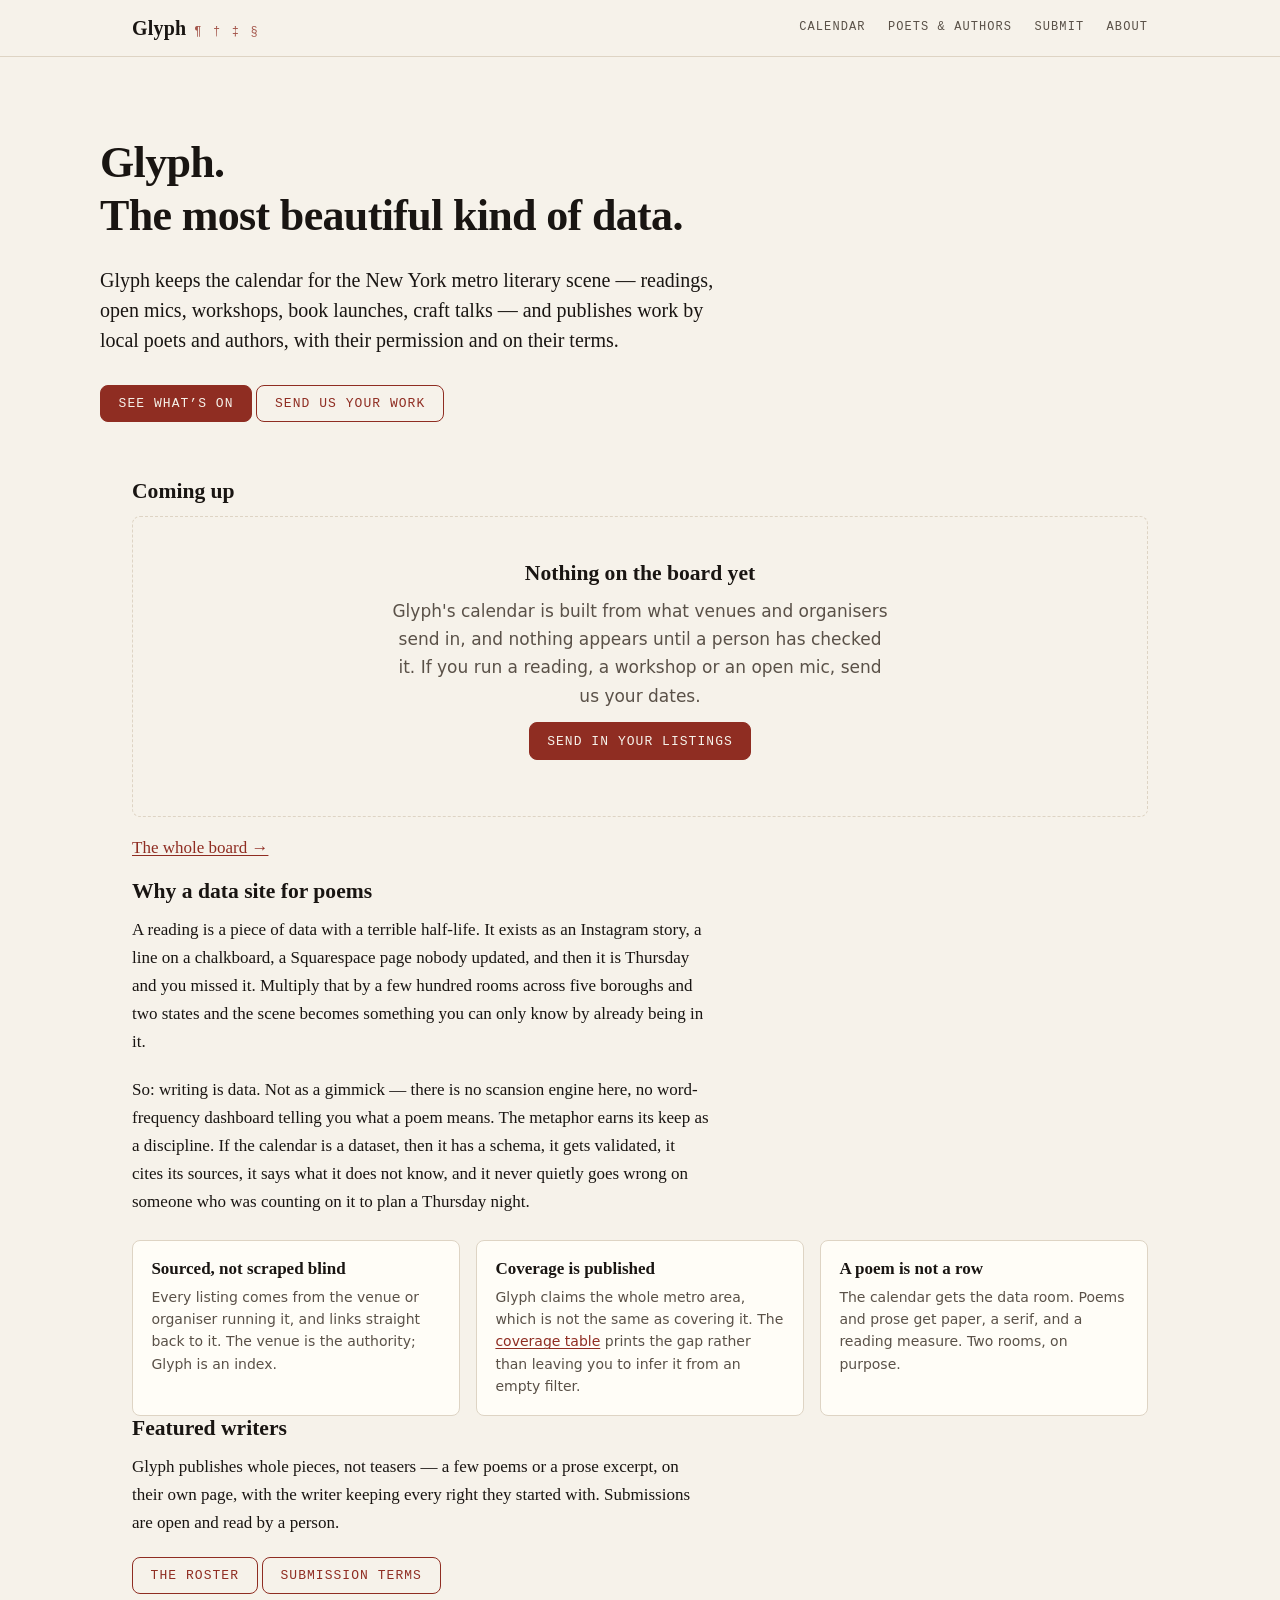
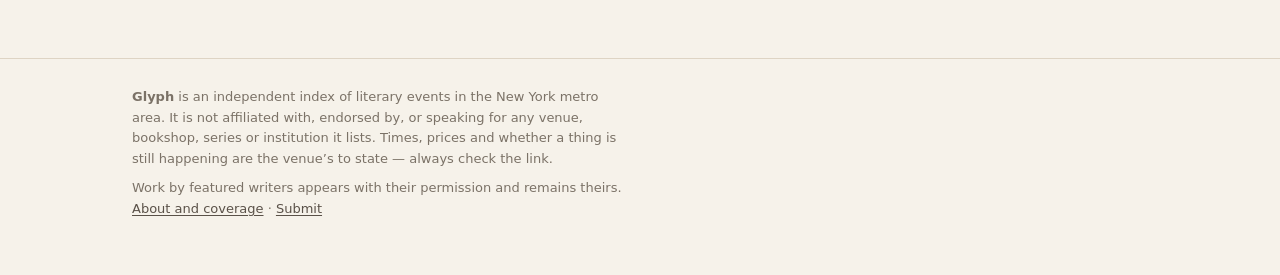
<file: public/index.html>
<!DOCTYPE html>
<html lang="en" data-skin="paper">
<head>
<meta charset="UTF-8">
<meta name="viewport" content="width=device-width, initial-scale=1">
<title>Glyph — The most beautiful kind of data</title>
<meta name="description" content="Glyph. The most beautiful kind of data. A calendar of readings, open mics, workshops, launches and panels across the New York metro area, plus work from local poets and authors published with their permission.">
<meta name="color-scheme" content="light dark">
<link rel="stylesheet" href="assets/css/glyph.css">
</head>
<body>

<header class="top">
  <div class="shell top-inner">
    <a class="wordmark" href="index.html">Glyph<span class="marks">&#182; &#8224; &#8225; &#167;</span></a>
    <nav class="links" aria-label="Main">
      <a href="calendar.html">Calendar</a>
      <a href="poets/index.html">Poets &amp; authors</a>
      <a href="submit.html">Submit</a>
      <a href="about.html">About</a>
    </nav>
  </div>
</header>

<main>

  <section class="shell hero">
    <h1>Glyph.<br>The most beautiful kind of data.</h1>
    <p class="lede">
      Glyph keeps the calendar for the New York metro literary scene — readings,
      open mics, workshops, book launches, craft talks — and publishes work by
      local poets and authors, with their permission and on their terms.
    </p>
    <p>
      <a class="btn" href="calendar.html">See what&rsquo;s on</a>
      <a class="btn btn--ghost" href="submit.html">Send us your work</a>
    </p>
  </section>

  <section class="shell">
    <h2>Coming up</h2>
    <div class="notice" id="sample-banner" hidden>
      <strong>Sample data.</strong> These listings are invented fixtures used for
      design work, not real events. Nobody is reading anywhere on this page.
    </div>
    <div id="upcoming"></div>
    <p><a href="calendar.html">The whole board &rarr;</a></p>
  </section>

  <section class="shell">
    <h2>Why a data site for poems</h2>
    <div class="prose">
      <p>
        A reading is a piece of data with a terrible half-life. It exists as an
        Instagram story, a line on a chalkboard, a Squarespace page nobody
        updated, and then it is Thursday and you missed it. Multiply that by a
        few hundred rooms across five boroughs and two states and the scene
        becomes something you can only know by already being in it.
      </p>
      <p>
        So: writing is data. Not as a gimmick — there is no scansion engine here,
        no word-frequency dashboard telling you what a poem means. The metaphor
        earns its keep as a discipline. If the calendar is a dataset, then it has
        a schema, it gets validated, it cites its sources, it says what it does
        not know, and it never quietly goes wrong on someone who was counting on
        it to plan a Thursday night.
      </p>
    </div>
    <div class="cards" style="margin-top:1.5rem">
      <div class="card">
        <h3>Sourced, not scraped blind</h3>
        <p>
          Every listing comes from the venue or organiser running it, and links
          straight back to it. The venue is the authority; Glyph is an index.
        </p>
      </div>
      <div class="card">
        <h3>Coverage is published</h3>
        <p>
          Glyph claims the whole metro area, which is not the same as covering it.
          The <a href="about.html#coverage">coverage table</a> prints the gap
          rather than leaving you to infer it from an empty filter.
        </p>
      </div>
      <div class="card">
        <h3>A poem is not a row</h3>
        <p>
          The calendar gets the data room. Poems and prose get paper, a serif, and
          a reading measure. Two rooms, on purpose.
        </p>
      </div>
    </div>
  </section>

  <section class="shell">
    <h2>Featured writers</h2>
    <div class="prose">
      <p>
        Glyph publishes whole pieces, not teasers — a few poems or a prose
        excerpt, on their own page, with the writer keeping every right they
        started with. Submissions are open and read by a person.
      </p>
    </div>
    <p>
      <a class="btn btn--ghost" href="poets/index.html">The roster</a>
      <a class="btn btn--ghost" href="submit.html">Submission terms</a>
    </p>
  </section>

</main>

<footer class="colophon">
  <div class="shell">
    <p>
      <strong>Glyph</strong> is an independent index of literary events in the New
      York metro area. It is not affiliated with, endorsed by, or speaking for any
      venue, bookshop, series or institution it lists. Times, prices and whether a
      thing is still happening are the venue&rsquo;s to state — always check the link.
    </p>
    <p>
      Work by featured writers appears with their permission and remains theirs.
      <a href="about.html">About and coverage</a> &middot;
      <a href="submit.html">Submit</a>
    </p>
  </div>
</footer>

<script src="assets/js/glyph.js"></script>
<script>
  Glyph.upcoming({ target: "#upcoming", banner: "#sample-banner", limit: 5 });
</script>
</body>
</html>
</file>
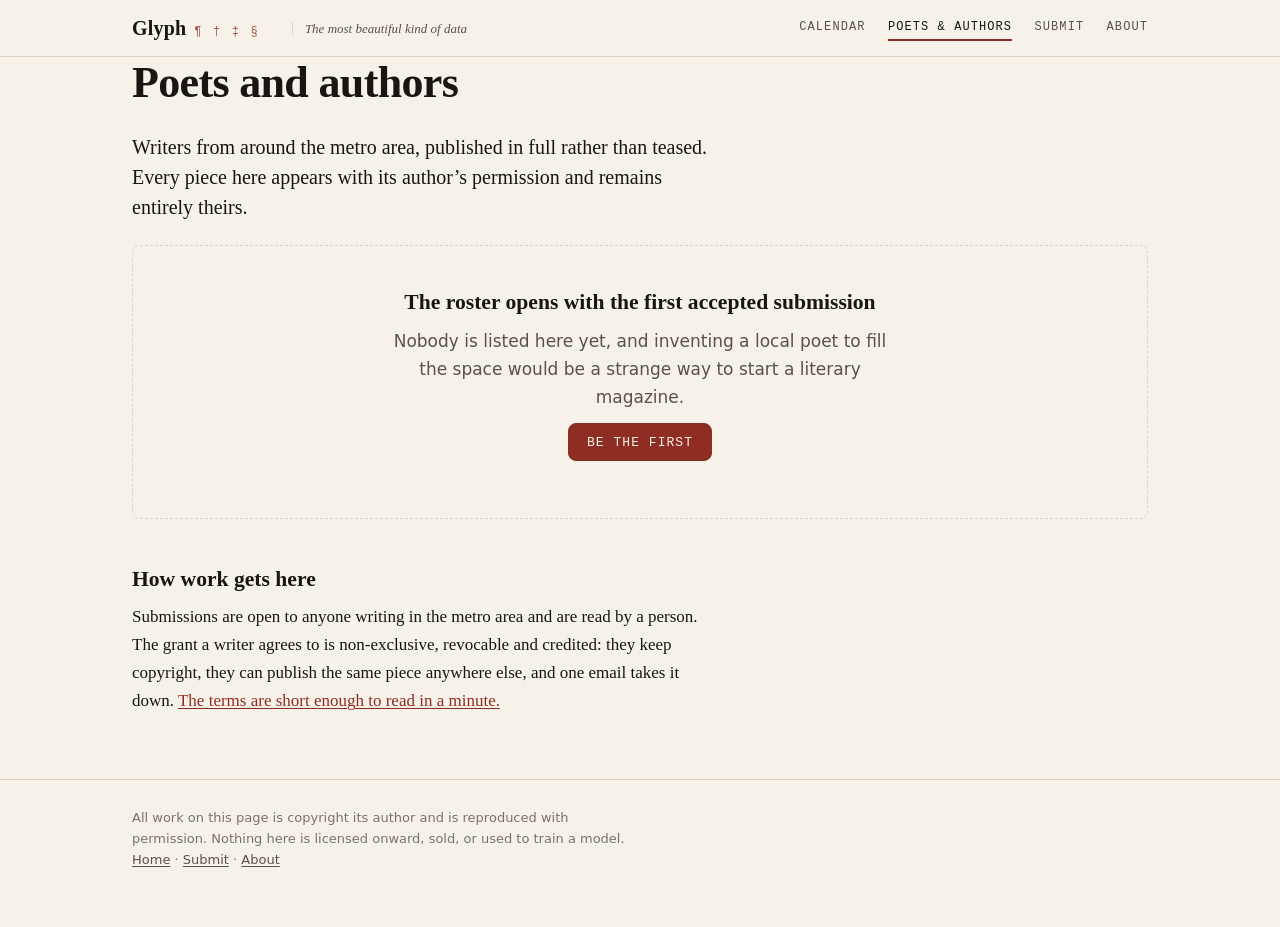
<file: public/poets/index.html>
<!DOCTYPE html>
<html lang="en" data-skin="paper">
<head>
<meta charset="UTF-8">
<meta name="viewport" content="width=device-width, initial-scale=1">
<title>Glyph — Poets and authors</title>
<meta name="description" content="Poems and prose by writers in the New York metro area, published in full with their permission and on their terms.">
<meta name="color-scheme" content="light dark">
<link rel="stylesheet" href="../assets/css/glyph.css">
</head>
<body>

<header class="top">
  <div class="shell top-inner">
    <a class="wordmark" href="../index.html">Glyph<span class="marks">&#182; &#8224; &#8225; &#167;</span></a>
      <span class="tagline">The most beautiful kind of data</span>
    <nav class="links" aria-label="Main">
      <a href="../calendar.html">Calendar</a>
      <a href="index.html" aria-current="page">Poets &amp; authors</a>
      <a href="../submit.html">Submit</a>
      <a href="../about.html">About</a>
    </nav>
  </div>
</header>

<main class="shell">

  <h1>Poets and authors</h1>

  <div class="prose">
    <p class="lede">
      Writers from around the metro area, published in full rather than teased.
      Every piece here appears with its author&rsquo;s permission and remains entirely
      theirs.
    </p>
  </div>

  <div id="roster"></div>

  <div class="prose" style="margin-top:3rem">
    <h2>How work gets here</h2>
    <p>
      Submissions are open to anyone writing in the metro area and are read by a
      person. The grant a writer agrees to is non-exclusive, revocable and
      credited: they keep copyright, they can publish the same piece anywhere
      else, and one email takes it down.
      <a href="../submit.html">The terms are short enough to read in a minute.</a>
    </p>
  </div>

</main>

<footer class="colophon">
  <div class="shell">
    <p>
      All work on this page is copyright its author and is reproduced with
      permission. Nothing here is licensed onward, sold, or used to train a model.
      <a href="../index.html">Home</a> &middot;
      <a href="../submit.html">Submit</a> &middot;
      <a href="../about.html">About</a>
    </p>
  </div>
</footer>

<script>
  (function () {
    "use strict";

    function escapeHtml(value) {
      return String(value == null ? "" : value)
        .replace(/&/g, "&amp;").replace(/</g, "&lt;").replace(/>/g, "&gt;")
        .replace(/"/g, "&quot;").replace(/'/g, "&#39;");
    }

    var KIND = { poet: "Poet", author: "Author", both: "Poet and author" };

    // A piece is rendered inside <pre>: the line breaks a poet sent are the poem,
    // and no amount of responsive layout is worth reflowing them.
    function pieceHtml(piece) {
      var html = '<div class="piece">';
      if (piece.title) html += "<h3>" + escapeHtml(piece.title) + "</h3>";
      html += "<pre>" + escapeHtml(piece.text) + "</pre>";
      var credit = [];
      if (piece.form && piece.form !== "poem") credit.push(escapeHtml(piece.form));
      if (piece.note) credit.push(escapeHtml(piece.note));
      if (credit.length) html += '<p class="credit">' + credit.join(" &middot; ") + "</p>";
      return html + "</div>";
    }

    function writerHtml(writer) {
      var links = writer.links || {};
      var html = '<section class="writer" id="' + escapeHtml(writer.slug) + '">';
      html += "<h2>" + escapeHtml(writer.name) + "</h2>";

      var line = [];
      if (writer.kind && KIND[writer.kind]) line.push(KIND[writer.kind]);
      if (writer.based) line.push(escapeHtml(writer.based));
      if (line.length) html += '<p class="count">' + line.join(" &middot; ") + "</p>";

      if (writer.bio) html += '<div class="prose"><p>' + escapeHtml(writer.bio) + "</p></div>";

      (writer.pieces || []).forEach(function (piece) { html += pieceHtml(piece); });

      var tail = [];
      if (links.site) {
        tail.push('<a href="' + escapeHtml(links.site) +
                  '" target="_blank" rel="noopener noreferrer">Their site</a>');
      }
      if (links.social) {
        tail.push('<a href="' + escapeHtml(links.social) +
                  '" target="_blank" rel="noopener noreferrer">Elsewhere</a>');
      }
      if (links.buy) {
        tail.push('<a href="' + escapeHtml(links.buy) +
                  '" target="_blank" rel="noopener noreferrer">Buy the book</a>');
      }
      (writer.books || []).forEach(function (book) {
        var parts = [escapeHtml(book.title)];
        if (book.publisher) parts.push(escapeHtml(book.publisher));
        if (book.year) parts.push(book.year);
        tail.push(parts.join(", "));
      });
      if (tail.length) html += '<p class="credit">' + tail.join(" &middot; ") + "</p>";

      html += '<p class="credit">&copy; ' + escapeHtml(writer.name) +
              ", published here with permission.</p>";
      return html + "</section><hr>";
    }

    var target = document.getElementById("roster");

    fetch("../data/writers.json", { cache: "no-cache" })
      .then(function (response) {
        if (!response.ok) throw new Error("HTTP " + response.status);
        return response.json();
      })
      .then(function (data) {
        var writers = (data.writers || []).filter(function (writer) {
          return writer && writer.slug && writer.name;
        });
        if (!writers.length) {
          target.innerHTML =
            '<div class="empty"><h2>The roster opens with the first accepted submission</h2>' +
            "<p>Nobody is listed here yet, and inventing a local poet to fill the " +
            "space would be a strange way to start a literary magazine.</p>" +
            '<p><a class="btn" href="../submit.html">Be the first</a></p></div>';
          return;
        }
        target.innerHTML = writers.map(writerHtml).join("");
      })
      .catch(function () {
        target.innerHTML =
          '<div class="empty"><h2>The roster is not readable from here</h2>' +
          "<p>This page reads its writers from a data file, which a browser will " +
          "not fetch when the site is opened straight from disk.</p></div>";
      });
  })();
</script>
</body>
</html>
</file>
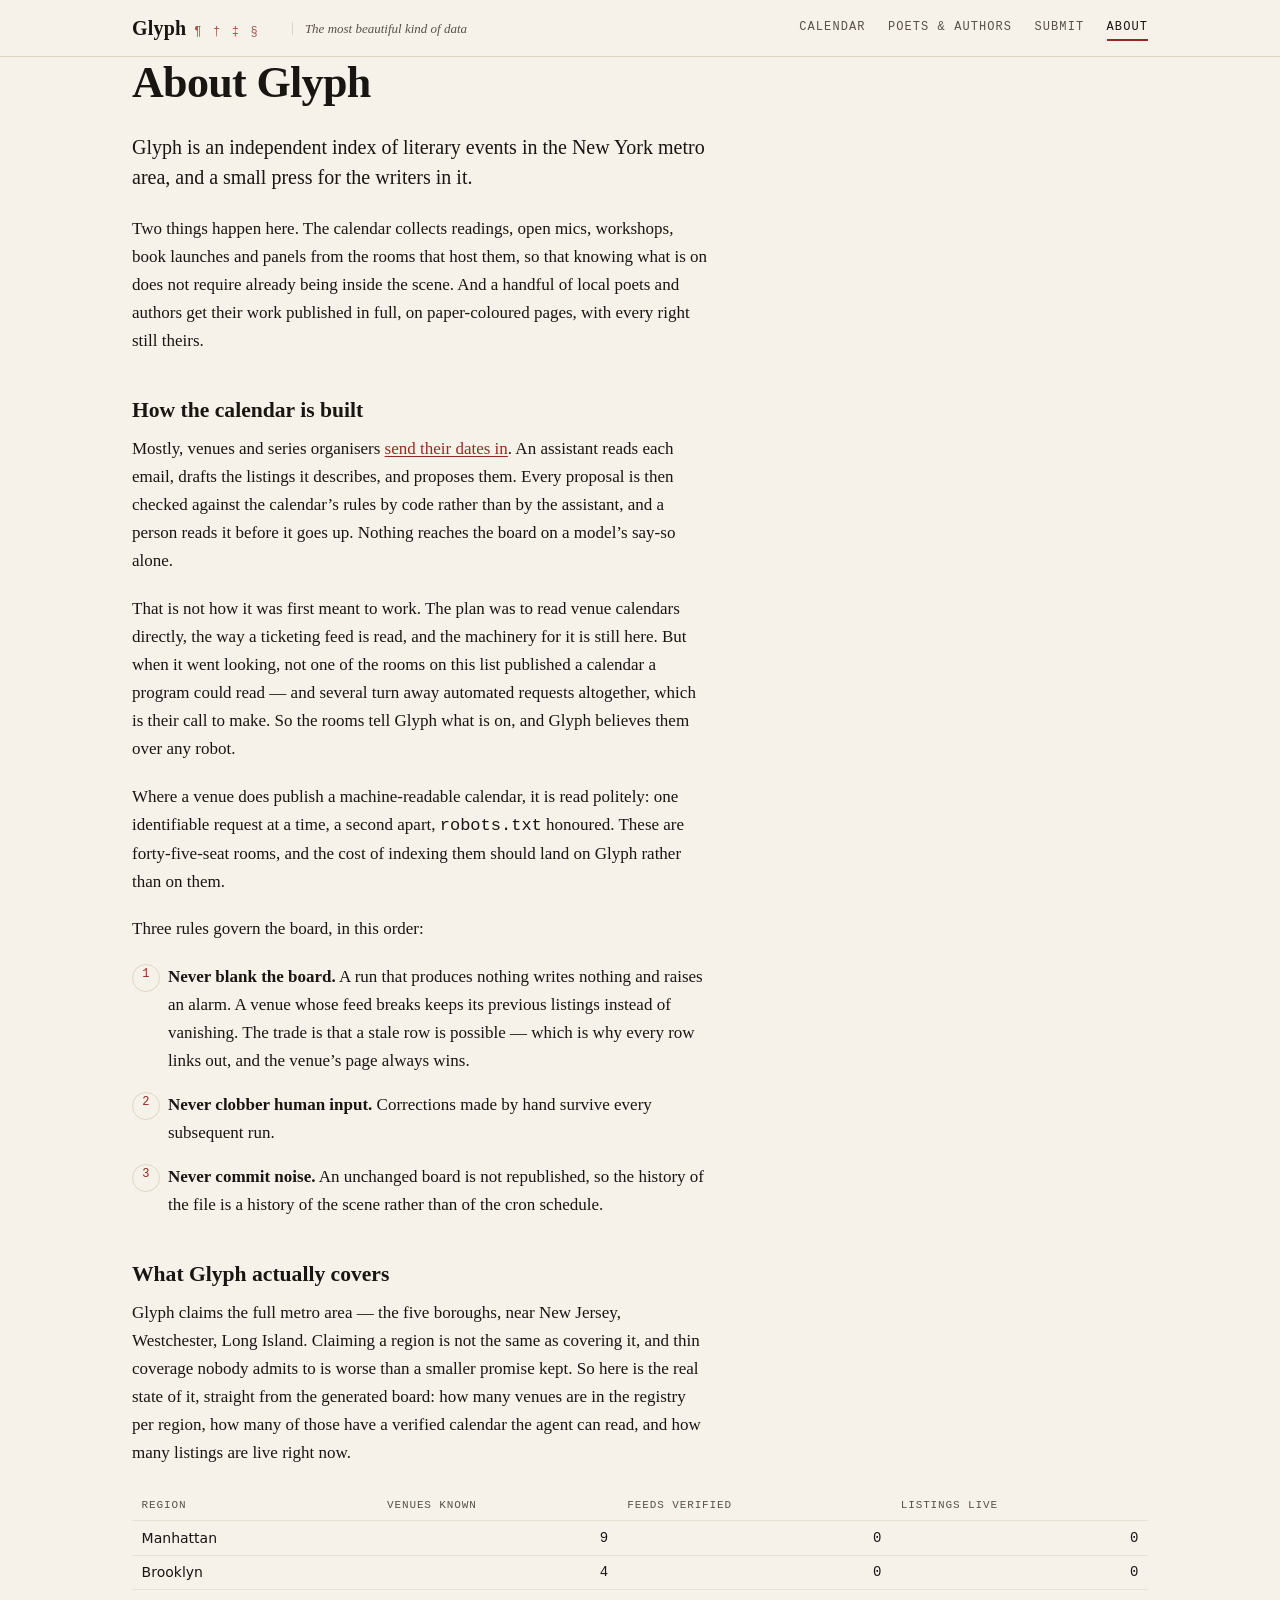
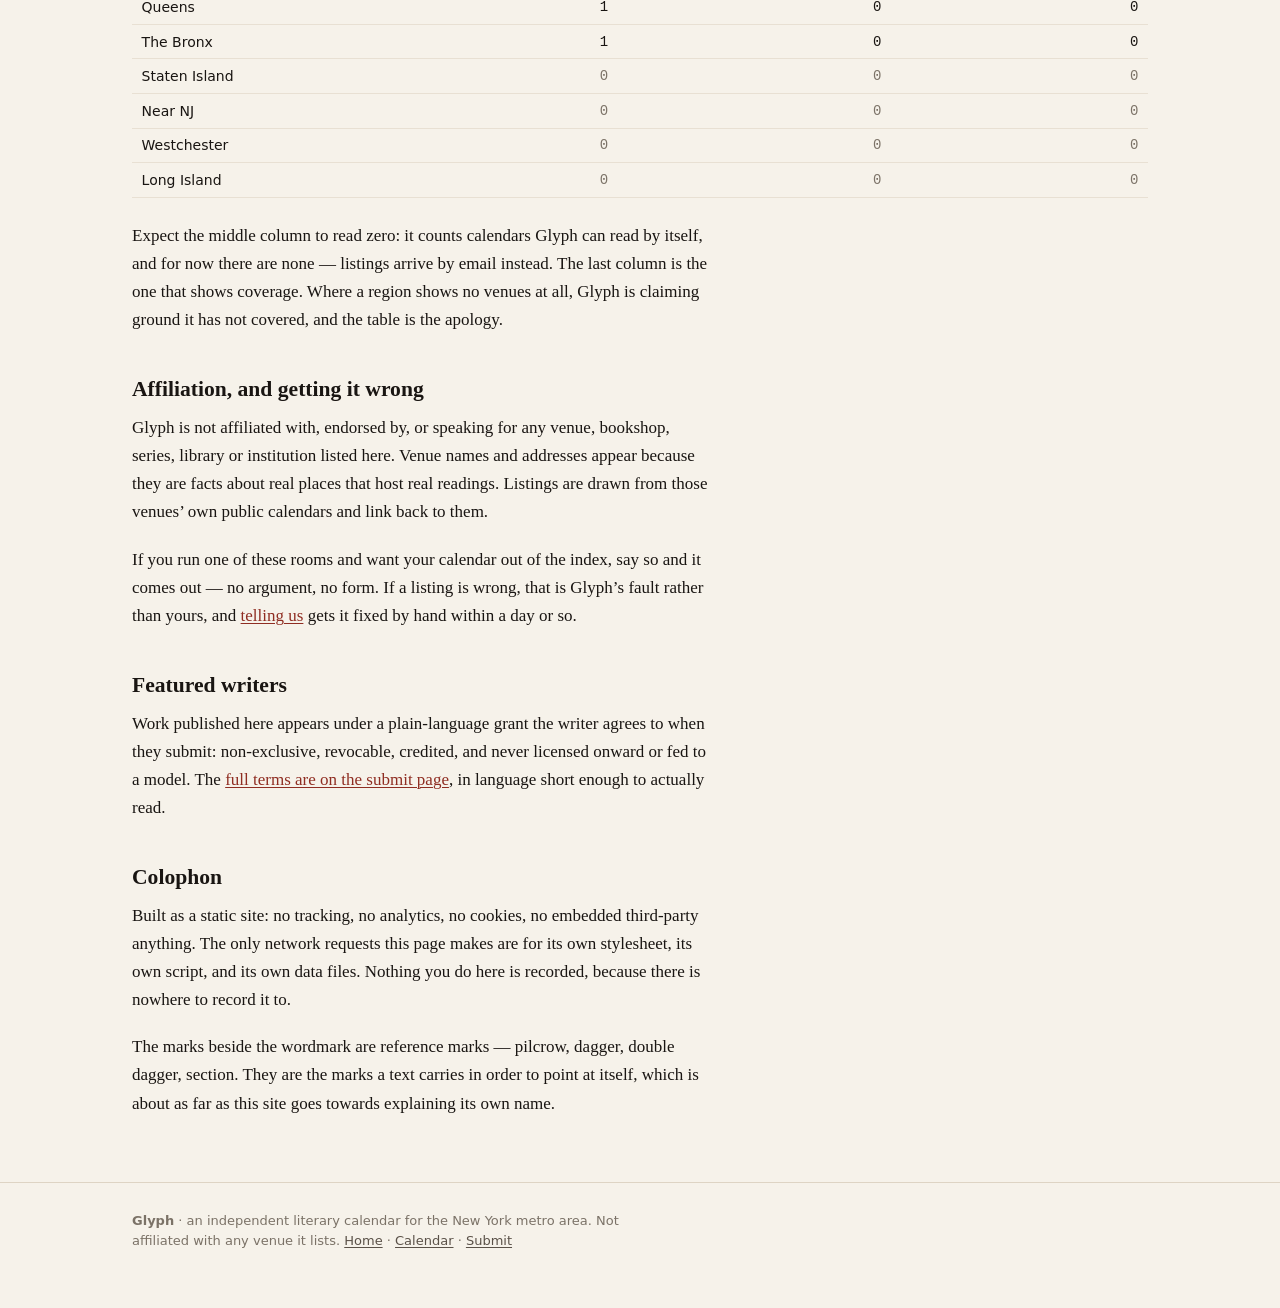
<file: public/about.html>
<!DOCTYPE html>
<html lang="en" data-skin="paper">
<head>
<meta charset="UTF-8">
<meta name="viewport" content="width=device-width, initial-scale=1">
<title>Glyph — About, and what it does not cover</title>
<meta name="description" content="How Glyph builds its calendar, which parts of the New York metro area it actually covers, and what it is not affiliated with.">
<meta name="color-scheme" content="light dark">
<link rel="stylesheet" href="assets/css/glyph.css">
</head>
<body>

<header class="top">
  <div class="shell top-inner">
    <a class="wordmark" href="index.html">Glyph<span class="marks">&#182; &#8224; &#8225; &#167;</span></a>
      <span class="tagline">The most beautiful kind of data</span>
    <nav class="links" aria-label="Main">
      <a href="calendar.html">Calendar</a>
      <a href="poets/index.html">Poets &amp; authors</a>
      <a href="submit.html">Submit</a>
      <a href="about.html" aria-current="page">About</a>
    </nav>
  </div>
</header>

<main class="shell">

  <h1>About Glyph</h1>

  <div class="prose">
    <p class="lede">
      Glyph is an independent index of literary events in the New York metro area,
      and a small press for the writers in it.
    </p>

    <p>
      Two things happen here. The calendar collects readings, open mics,
      workshops, book launches and panels from the rooms that host them, so that
      knowing what is on does not require already being inside the scene. And a
      handful of local poets and authors get their work published in full, on
      paper-coloured pages, with every right still theirs.
    </p>

    <h2>How the calendar is built</h2>
    <p>
      Mostly, venues and series organisers <a href="submit.html#tips">send their
      dates in</a>. An assistant reads each email, drafts the listings it
      describes, and proposes them. Every proposal is then checked against the
      calendar&rsquo;s rules by code rather than by the assistant, and a person reads
      it before it goes up. Nothing reaches the board on a model&rsquo;s say-so alone.
    </p>
    <p>
      That is not how it was first meant to work. The plan was to read venue
      calendars directly, the way a ticketing feed is read, and the machinery for
      it is still here. But when it went looking, not one of the rooms on this list
      published a calendar a program could read — and several turn away automated
      requests altogether, which is their call to make. So the rooms tell Glyph
      what is on, and Glyph believes them over any robot.
    </p>
    <p>
      Where a venue does publish a machine-readable calendar, it is read politely:
      one identifiable request at a time, a second apart, <code>robots.txt</code>
      honoured. These are forty-five-seat rooms, and the cost of indexing them
      should land on Glyph rather than on them.
    </p>
    <p>Three rules govern the board, in this order:</p>
    <ol class="terms">
      <li>
        <strong>Never blank the board.</strong> A run that produces nothing writes
        nothing and raises an alarm. A venue whose feed breaks keeps its previous
        listings instead of vanishing. The trade is that a stale row is possible —
        which is why every row links out, and the venue&rsquo;s page always wins.
      </li>
      <li>
        <strong>Never clobber human input.</strong> Corrections made by hand
        survive every subsequent run.
      </li>
      <li>
        <strong>Never commit noise.</strong> An unchanged board is not
        republished, so the history of the file is a history of the scene rather
        than of the cron schedule.
      </li>
    </ol>

    <h2 id="coverage">What Glyph actually covers</h2>
    <p>
      Glyph claims the full metro area — the five boroughs, near New Jersey,
      Westchester, Long Island. Claiming a region is not the same as covering it,
      and thin coverage nobody admits to is worse than a smaller promise kept. So
      here is the real state of it, straight from the generated board: how many
      venues are in the registry per region, how many of those have a verified
      calendar the agent can read, and how many listings are live right now.
    </p>
  </div>

  <div class="scroll-x" id="coverage-table" style="margin:1.5rem 0"></div>

  <div class="prose">
    <p>
      Expect the middle column to read zero: it counts calendars Glyph can read by
      itself, and for now there are none — listings arrive by email instead. The
      last column is the one that shows coverage. Where a region shows no venues
      at all, Glyph is claiming ground it has not covered, and the table is the
      apology.
    </p>

    <h2>Affiliation, and getting it wrong</h2>
    <p>
      Glyph is not affiliated with, endorsed by, or speaking for any venue,
      bookshop, series, library or institution listed here. Venue names and
      addresses appear because they are facts about real places that host real
      readings. Listings are drawn from those venues&rsquo; own public calendars and
      link back to them.
    </p>
    <p>
      If you run one of these rooms and want your calendar out of the index, say
      so and it comes out — no argument, no form. If a listing is wrong, that is
      Glyph&rsquo;s fault rather than yours, and
      <a href="submit.html#tips">telling us</a> gets it fixed by hand within a day
      or so.
    </p>

    <h2>Featured writers</h2>
    <p>
      Work published here appears under a plain-language grant the writer agrees
      to when they submit: non-exclusive, revocable, credited, and never licensed
      onward or fed to a model. The
      <a href="submit.html">full terms are on the submit page</a>, in language
      short enough to actually read.
    </p>

    <h2>Colophon</h2>
    <p>
      Built as a static site: no tracking, no analytics, no cookies, no embedded
      third-party anything. The only network requests this page makes are for its
      own stylesheet, its own script, and its own data files. Nothing you do here
      is recorded, because there is nowhere to record it to.
    </p>
    <p>
      The marks beside the wordmark are reference marks — pilcrow, dagger, double
      dagger, section. They are the marks a text carries in order to point at
      itself, which is about as far as this site goes towards explaining its own
      name.
    </p>
  </div>

</main>

<footer class="colophon">
  <div class="shell">
    <p>
      <strong>Glyph</strong> &middot; an independent literary calendar for the New
      York metro area. Not affiliated with any venue it lists.
      <a href="index.html">Home</a> &middot;
      <a href="calendar.html">Calendar</a> &middot;
      <a href="submit.html">Submit</a>
    </p>
  </div>
</footer>

<script src="assets/js/glyph.js"></script>
<script>
  Glyph.coverage({ target: "#coverage-table" });
</script>
</body>
</html>
</file>
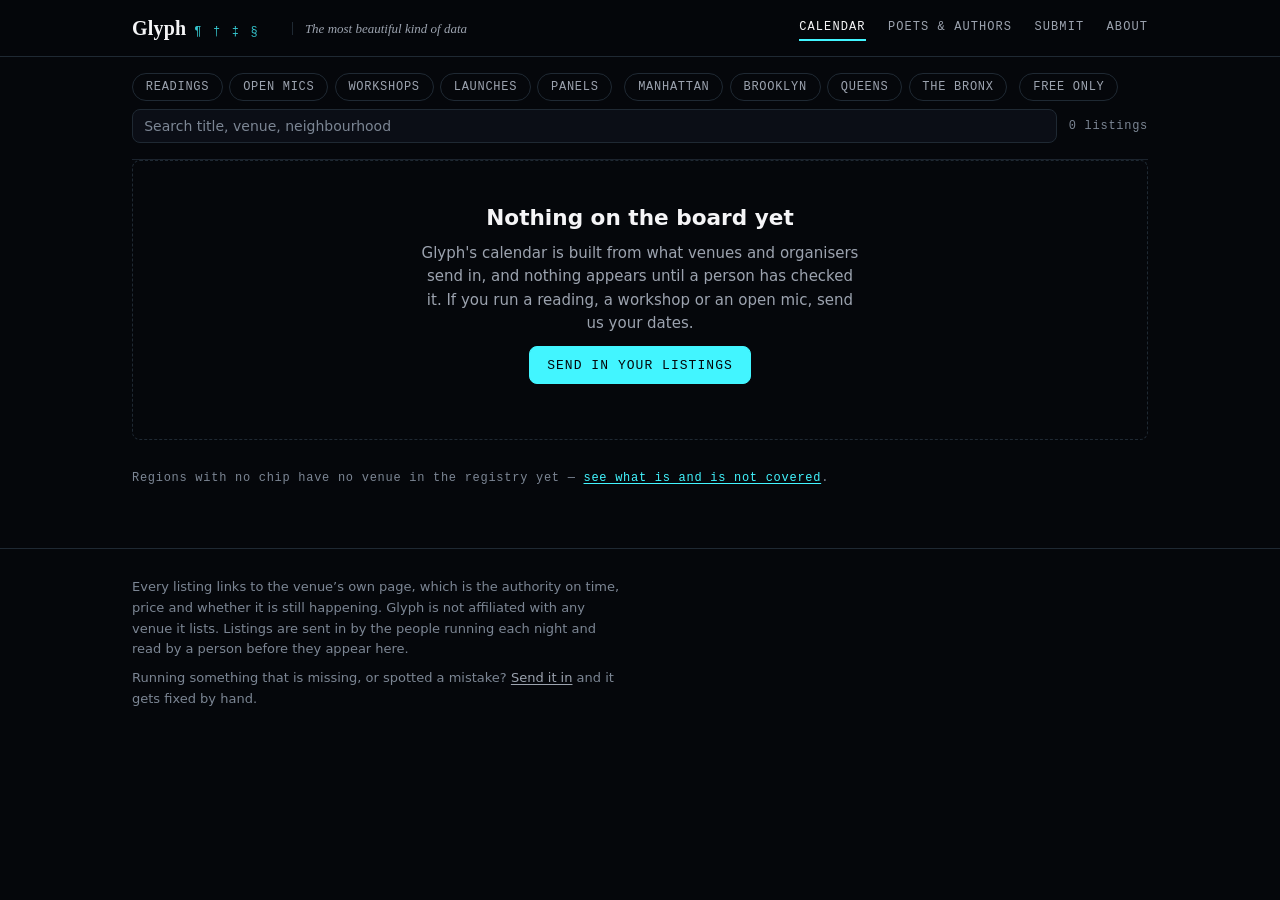
<file: public/calendar.html>
<!DOCTYPE html>
<html lang="en" data-skin="board">
<head>
<meta charset="UTF-8">
<meta name="viewport" content="width=device-width, initial-scale=1">
<title>Glyph — The board</title>
<meta name="description" content="Readings, open mics, workshops, launches and panels across the New York metro area, sent in by the venues and organisers who run them.">
<meta name="color-scheme" content="dark">
<link rel="stylesheet" href="assets/css/glyph.css">
</head>
<body>

<header class="top">
  <div class="shell top-inner">
    <a class="wordmark" href="index.html">Glyph<span class="marks">&#182; &#8224; &#8225; &#167;</span></a>
      <span class="tagline">The most beautiful kind of data</span>
    <nav class="links" aria-label="Main">
      <a href="calendar.html" aria-current="page">Calendar</a>
      <a href="poets/index.html">Poets &amp; authors</a>
      <a href="submit.html">Submit</a>
      <a href="about.html">About</a>
    </nav>
  </div>
</header>

<main class="shell">

  <h1 class="visually-hidden">The board</h1>

  <div class="notice notice--loud" id="sample-banner" hidden>
    <strong>Sample data — nothing here is real.</strong> This page is showing
    <code>events.sample.json</code>, a design fixture of invented listings. No
    reader is appearing anywhere shown below. Drop
    <code>?preview=sample</code> from the URL for the real board.
  </div>

  <div class="controls">
    <div class="chips" role="group" aria-label="Filter by kind">
      <button class="chip" type="button" data-filter="kind" data-value="reading"  aria-pressed="false">Readings</button>
      <button class="chip" type="button" data-filter="kind" data-value="openmic"  aria-pressed="false">Open mics</button>
      <button class="chip" type="button" data-filter="kind" data-value="workshop" aria-pressed="false">Workshops</button>
      <button class="chip" type="button" data-filter="kind" data-value="launch"   aria-pressed="false">Launches</button>
      <button class="chip" type="button" data-filter="kind" data-value="panel"    aria-pressed="false">Panels</button>
    </div>
    <div class="chips" id="region-chips" role="group" aria-label="Filter by region"></div>
    <div class="chips" role="group" aria-label="Filter by price">
      <button class="chip" type="button" data-filter="free" data-value="free" aria-pressed="false">Free only</button>
    </div>
    <label class="visually-hidden" for="q">Search listings</label>
    <input class="search" id="q" type="search" placeholder="Search title, venue, neighbourhood">
    <span class="count" id="count" aria-live="polite"></span>
  </div>

  <div id="board"></div>

  <p class="count" style="margin-top:2rem">
    Regions with no chip have no venue in the registry yet &mdash;
    <a href="about.html#coverage">see what is and is not covered</a>.
  </p>

</main>

<footer class="colophon">
  <div class="shell">
    <p>
      Every listing links to the venue&rsquo;s own page, which is the authority on
      time, price and whether it is still happening. Glyph is not affiliated with
      any venue it lists. Listings are sent in by the people running each night
      and read by a person before they appear here.
    </p>
    <p>
      Running something that is missing, or spotted a mistake?
      <a href="submit.html#tips">Send it in</a> and it gets fixed by hand.
    </p>
  </div>
</footer>

<script src="assets/js/glyph.js"></script>
<script>
  // Region chips are built from the venue registry rather than hardcoded, so a
  // dead filter can never appear for a region with nothing in it.
  fetch("data/venues.json", { cache: "no-cache" })
    .then(function (response) { return response.json(); })
    .then(function (data) {
      var counts = {};
      (data.venues || []).forEach(function (venue) {
        counts[venue.region] = (counts[venue.region] || 0) + 1;
      });
      var wrap = document.getElementById("region-chips");
      Object.keys(Glyph.regions).forEach(function (region) {
        if (!counts[region]) return;
        var button = document.createElement("button");
        button.className = "chip";
        button.type = "button";
        button.setAttribute("data-filter", "region");
        button.setAttribute("data-value", region);
        button.setAttribute("aria-pressed", "false");
        button.textContent = Glyph.regions[region];
        wrap.appendChild(button);
      });
    })
    .catch(function () { /* no chips is a worse page, not a broken one */ })
    .then(function () {
      Glyph.board({
        target: "#board",
        count: "#count",
        banner: "#sample-banner",
        search: "#q"
      });
    });
</script>
</body>
</html>
</file>
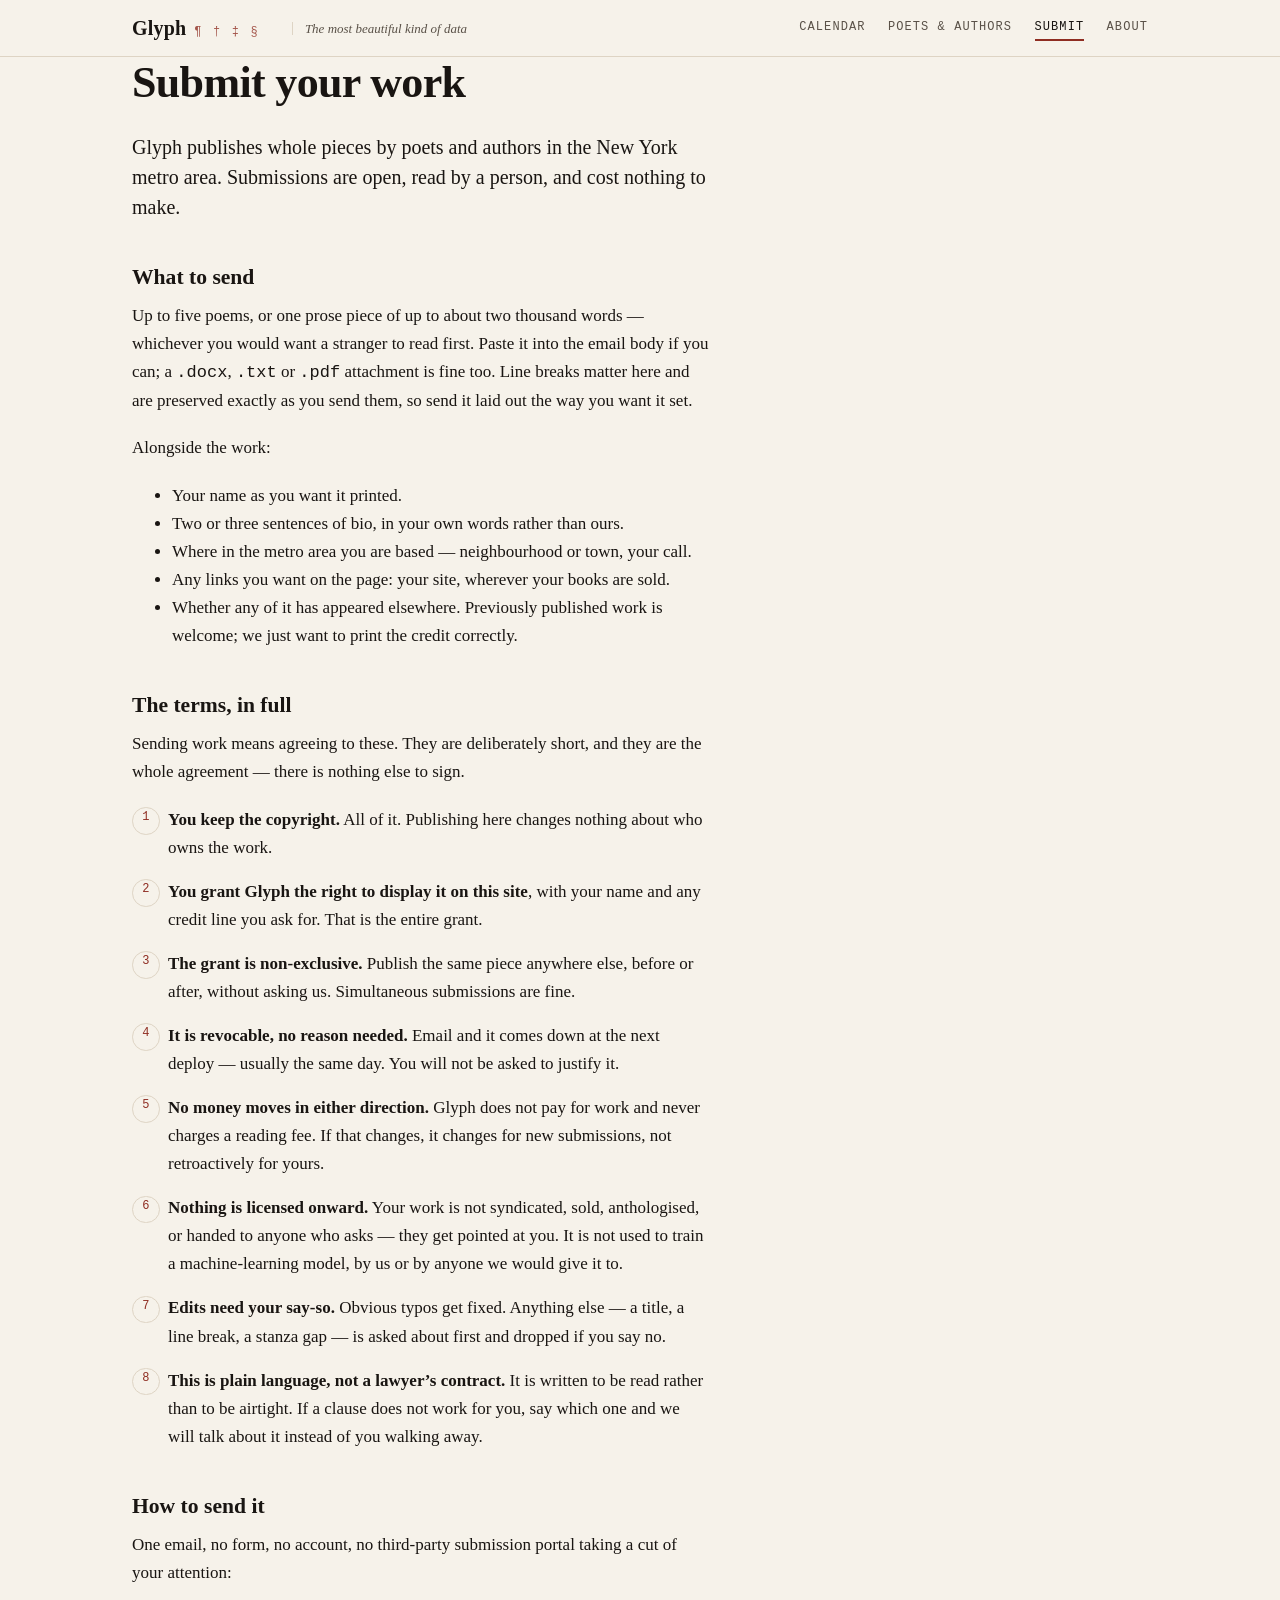
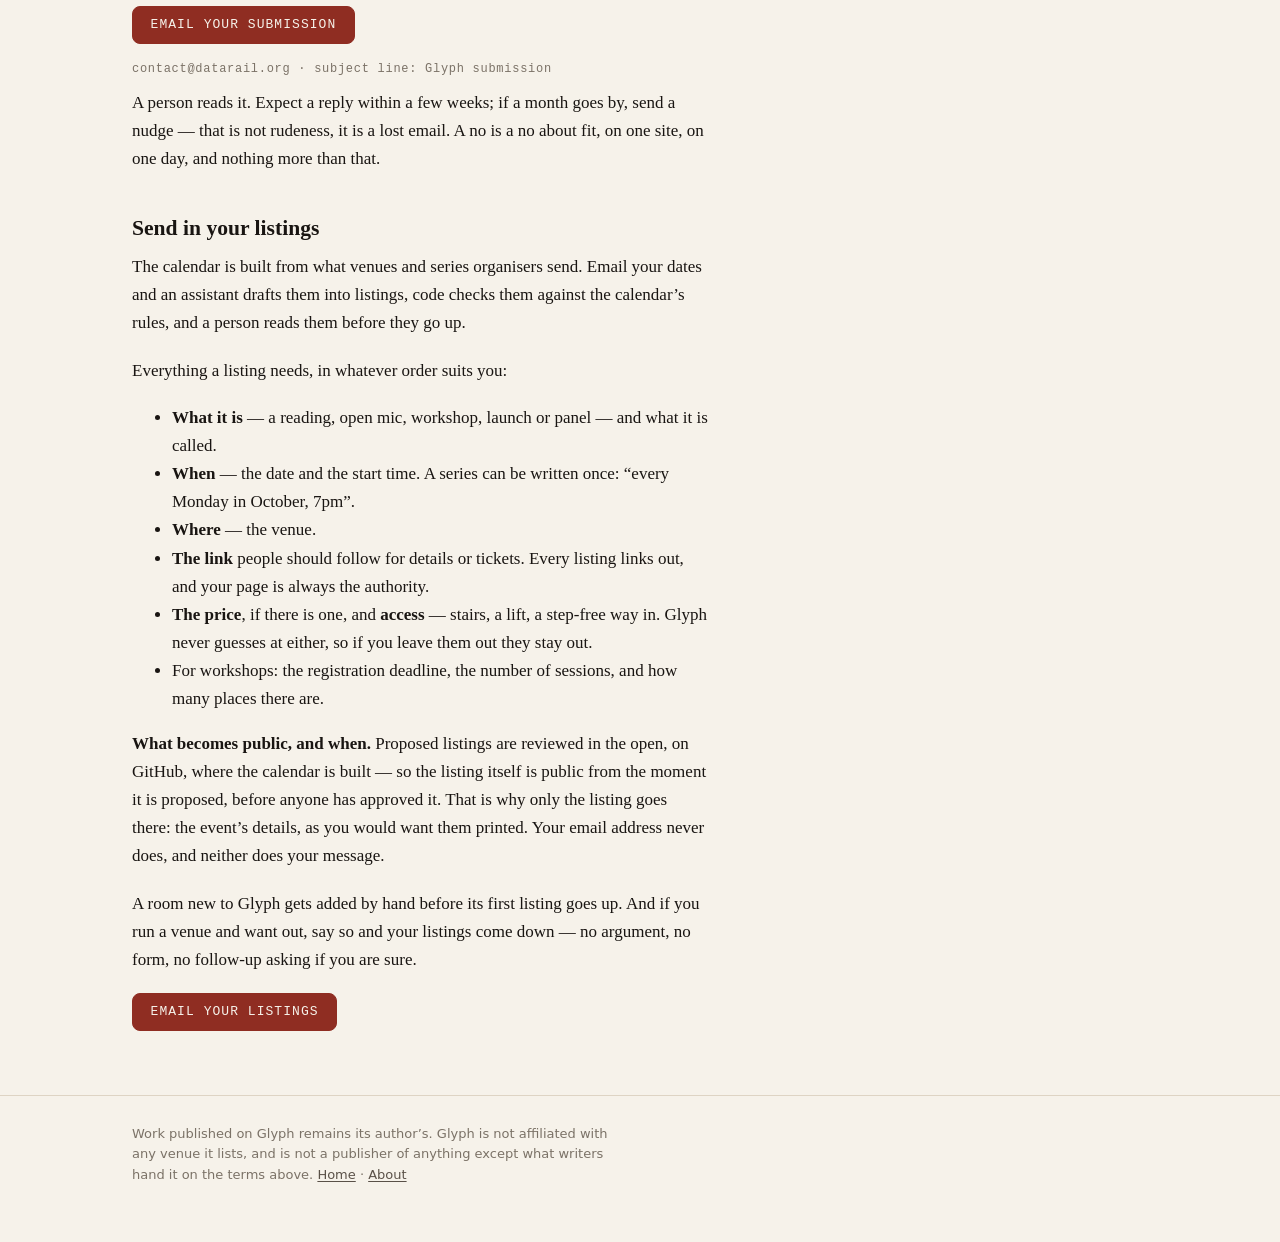
<file: public/submit.html>
<!DOCTYPE html>
<html lang="en" data-skin="paper">
<head>
<meta charset="UTF-8">
<meta name="viewport" content="width=device-width, initial-scale=1">
<title>Glyph — Submit your work</title>
<meta name="description" content="Submission terms for poets and authors in the New York metro area: you keep copyright, the grant is non-exclusive and revocable, and nothing is ever licensed onward or used to train a model.">
<meta name="color-scheme" content="light dark">
<link rel="stylesheet" href="assets/css/glyph.css">
</head>
<body>

<header class="top">
  <div class="shell top-inner">
    <a class="wordmark" href="index.html">Glyph<span class="marks">&#182; &#8224; &#8225; &#167;</span></a>
      <span class="tagline">The most beautiful kind of data</span>
    <nav class="links" aria-label="Main">
      <a href="calendar.html">Calendar</a>
      <a href="poets/index.html">Poets &amp; authors</a>
      <a href="submit.html" aria-current="page">Submit</a>
      <a href="about.html">About</a>
    </nav>
  </div>
</header>

<main class="shell">

  <h1>Submit your work</h1>

  <div class="prose">
    <p class="lede">
      Glyph publishes whole pieces by poets and authors in the New York metro area.
      Submissions are open, read by a person, and cost nothing to make.
    </p>

    <h2>What to send</h2>
    <p>
      Up to five poems, or one prose piece of up to about two thousand words —
      whichever you would want a stranger to read first. Paste it into the email
      body if you can; a <code>.docx</code>, <code>.txt</code> or
      <code>.pdf</code> attachment is fine too. Line breaks matter here and are
      preserved exactly as you send them, so send it laid out the way you want it
      set.
    </p>
    <p>Alongside the work:</p>
    <ul>
      <li>Your name as you want it printed.</li>
      <li>Two or three sentences of bio, in your own words rather than ours.</li>
      <li>Where in the metro area you are based — neighbourhood or town, your call.</li>
      <li>Any links you want on the page: your site, wherever your books are sold.</li>
      <li>
        Whether any of it has appeared elsewhere. Previously published work is
        welcome; we just want to print the credit correctly.
      </li>
    </ul>

    <h2>The terms, in full</h2>
    <p>
      Sending work means agreeing to these. They are deliberately short, and they
      are the whole agreement — there is nothing else to sign.
    </p>
  </div>

  <ol class="terms">
    <li>
      <strong>You keep the copyright.</strong> All of it. Publishing here changes
      nothing about who owns the work.
    </li>
    <li>
      <strong>You grant Glyph the right to display it on this site</strong>, with
      your name and any credit line you ask for. That is the entire grant.
    </li>
    <li>
      <strong>The grant is non-exclusive.</strong> Publish the same piece anywhere
      else, before or after, without asking us. Simultaneous submissions are fine.
    </li>
    <li>
      <strong>It is revocable, no reason needed.</strong> Email and it comes down
      at the next deploy — usually the same day. You will not be asked to justify
      it.
    </li>
    <li>
      <strong>No money moves in either direction.</strong> Glyph does not pay for
      work and never charges a reading fee. If that changes, it changes for new
      submissions, not retroactively for yours.
    </li>
    <li>
      <strong>Nothing is licensed onward.</strong> Your work is not syndicated,
      sold, anthologised, or handed to anyone who asks — they get pointed at you.
      It is not used to train a machine-learning model, by us or by anyone we
      would give it to.
    </li>
    <li>
      <strong>Edits need your say-so.</strong> Obvious typos get fixed. Anything
      else — a title, a line break, a stanza gap — is asked about first and
      dropped if you say no.
    </li>
    <li>
      <strong>This is plain language, not a lawyer&rsquo;s contract.</strong> It is
      written to be read rather than to be airtight. If a clause does not work for
      you, say which one and we will talk about it instead of you walking away.
    </li>
  </ol>

  <div class="prose">
    <h2>How to send it</h2>
    <p>
      One email, no form, no account, no third-party submission portal taking a
      cut of your attention:
    </p>
    <p>
      <a class="btn" href="mailto:contact@datarail.org?subject=Glyph%20submission">Email your submission</a>
    </p>
    <p class="count" style="font-family:var(--font-mono)">
      contact@datarail.org &middot; subject line: Glyph submission
    </p>
    <p>
      A person reads it. Expect a reply within a few weeks; if a month goes by,
      send a nudge — that is not rudeness, it is a lost email. A no is a no about
      fit, on one site, on one day, and nothing more than that.
    </p>

    <h2 id="tips">Send in your listings</h2>
    <p>
      The calendar is built from what venues and series organisers send. Email
      your dates and an assistant drafts them into listings, code checks them
      against the calendar&rsquo;s rules, and a person reads them before they go up.
    </p>
    <p>Everything a listing needs, in whatever order suits you:</p>
    <ul>
      <li>
        <strong>What it is</strong> — a reading, open mic, workshop, launch or
        panel — and what it is called.
      </li>
      <li>
        <strong>When</strong> — the date and the start time. A series can be
        written once: &ldquo;every Monday in October, 7pm&rdquo;.
      </li>
      <li><strong>Where</strong> — the venue.</li>
      <li>
        <strong>The link</strong> people should follow for details or tickets.
        Every listing links out, and your page is always the authority.
      </li>
      <li>
        <strong>The price</strong>, if there is one, and <strong>access</strong>
        — stairs, a lift, a step-free way in. Glyph never guesses at either, so if
        you leave them out they stay out.
      </li>
      <li>
        For workshops: the registration deadline, the number of sessions, and
        how many places there are.
      </li>
    </ul>
    <p>
      <strong>What becomes public, and when.</strong> Proposed listings are
      reviewed in the open, on GitHub, where the calendar is built — so the
      listing itself is public from the moment it is proposed, before anyone has
      approved it. That is why only the listing goes there: the event&rsquo;s details,
      as you would want them printed. Your email address never does, and neither
      does your message.
    </p>
    <p>
      A room new to Glyph gets added by hand before its first listing goes up.
      And if you run a venue and want out, say so and your listings come down —
      no argument, no form, no follow-up asking if you are sure.
    </p>
    <p>
      <a class="btn" href="mailto:contact@datarail.org?subject=Glyph%20listing">Email your listings</a>
    </p>
  </div>

</main>

<footer class="colophon">
  <div class="shell">
    <p>
      Work published on Glyph remains its author&rsquo;s. Glyph is not affiliated with
      any venue it lists, and is not a publisher of anything except what writers
      hand it on the terms above.
      <a href="index.html">Home</a> &middot;
      <a href="about.html">About</a>
    </p>
  </div>
</footer>

</body>
</html>
</file>
<file: public/assets/css/glyph.css>
/* =============================================================================
   Glyph — one stylesheet, two skins.

   A page declares which it wants on <html data-skin="paper"> or "board".

     paper  reading rooms: the landing page, writer profiles, submissions, about.
            Warm ground, serif at a real reading size, a single oxblood accent.
            Light-first, with a dark variant for anyone whose system asks.

     board  data rooms: the calendar. Inherits the datarail.org palette on
            purpose, so the family resemblance to /events is visible. Dark only —
            a board is a board.

   The split is the argument: writing is data, and the two deserve different
   rooms. Everything structural is shared so the two never drift apart.
   ============================================================================= */

/* ---- shared ---------------------------------------------------------------- */

:root {
  --font-serif: "Iowan Old Style", "Palatino Linotype", Palatino, "Book Antiqua", Georgia, serif;
  --font-sans: system-ui, -apple-system, BlinkMacSystemFont, "Segoe UI", Roboto, sans-serif;
  --font-mono: ui-monospace, SFMono-Regular, Menlo, Monaco, Consolas, "Liberation Mono", monospace;

  --shell: 1080px;
  --measure: 34em;          /* the reading measure, ~68 characters */
  --step: 1rem;
  --radius: 8px;
  --header-h: 56px;
  --transition: 150ms ease-out;
}

/* ---- paper ----------------------------------------------------------------- */

html[data-skin="paper"] {
  --bg: #f6f2ea;
  --bg-soft: #fffdf7;
  --bg-raised: #fffdf7;
  --fg: #191512;
  --muted: #5a5148;
  --dim: #7b7267;
  --rule: #ded4c4;
  --rule-hair: #e8e0d3;
  --accent: #8f2d22;
  --accent-ink: #8f2d22;
  --accent-wash: rgba(143, 45, 34, 0.07);
  --shade: rgba(25, 21, 18, 0.03);
  --body-font: var(--font-serif);
  --body-size: 1.0625rem;
  --body-leading: 1.65;
}

@media (prefers-color-scheme: dark) {
  html[data-skin="paper"]:not([data-theme="light"]) {
    --bg: #14110f;
    --bg-soft: #1b1714;
    --bg-raised: #1b1714;
    --fg: #ece6dc;
    --muted: #a99e90;
    --dim: #8b8175;
    --rule: #322b24;
    --rule-hair: #262019;
    --accent: #e0846a;
    --accent-ink: #e0846a;
    --accent-wash: rgba(224, 132, 106, 0.1);
    --shade: rgba(255, 255, 255, 0.03);
  }
}

/* ---- board (datarail.org palette) ----------------------------------------- */

html[data-skin="board"] {
  --bg: #05070b;
  --bg-soft: #0b0e16;
  --bg-raised: #10141f;
  --fg: #f5f5f7;
  --muted: #9ca3af;
  --dim: #7c8694;
  --rule: #1f2933;
  --rule-hair: rgba(31, 41, 51, 0.85);
  --accent: #42f5ff;
  --accent-ink: #42f5ff;
  --accent-strong: #42ffb3;
  --accent-warm: #ffd94a;
  --accent-wash: rgba(66, 245, 255, 0.09);
  --shade: rgba(255, 255, 255, 0.04);
  --body-font: var(--font-sans);
  --body-size: 0.9375rem;
  --body-leading: 1.55;
  color-scheme: dark;
}

/* ---- reset and base -------------------------------------------------------- */

* { box-sizing: border-box; }

body {
  margin: 0;
  background: var(--bg);
  color: var(--fg);
  font: var(--body-size)/var(--body-leading) var(--body-font);
  -webkit-font-smoothing: antialiased;
  text-rendering: optimizeLegibility;
}

a { color: var(--accent-ink); text-decoration-thickness: 1px; text-underline-offset: 2px; }
a:hover { text-decoration-thickness: 2px; }

h1, h2, h3 { line-height: 1.2; margin: 0 0 0.5em; font-weight: 600; }
h1 { font-size: clamp(1.9rem, 4.5vw, 2.75rem); letter-spacing: -0.015em; }
h2 { font-size: 1.35rem; }
h3 { font-size: 1.0625rem; }

hr { border: 0; border-top: 1px solid var(--rule); margin: calc(var(--step) * 2.5) 0; }

.shell { max-width: var(--shell); margin: 0 auto; padding: 0 clamp(1rem, 4vw, 2rem); }
.prose { max-width: var(--measure); }
.prose p { margin: 0 0 1.15em; }
.prose h2 { margin-top: 2em; }

.visually-hidden {
  position: absolute; width: 1px; height: 1px; overflow: hidden;
  clip: rect(0 0 0 0); white-space: nowrap;
}

/* ---- header ---------------------------------------------------------------- */

.top {
  position: sticky; top: 0; z-index: 20;
  background: color-mix(in srgb, var(--bg) 92%, transparent);
  backdrop-filter: blur(8px);
  border-bottom: 1px solid var(--rule);
}
.top-inner {
  display: flex; align-items: center; gap: clamp(0.75rem, 3vw, 2rem);
  min-height: var(--header-h);
}

.wordmark {
  display: flex; align-items: baseline; gap: 0.5rem;
  font: 600 1.25rem/1 var(--font-serif);
  letter-spacing: 0.01em;
  color: var(--fg); text-decoration: none;
}
.wordmark:hover { text-decoration: none; }
/* Reference marks — pilcrow, dagger, double dagger, section. The marks a text
   carries to point at itself, which is the name doing its own explaining. */
.wordmark .marks {
  font: 0.75rem/1 var(--font-mono);
  color: var(--accent-ink);
  letter-spacing: 0.18em;
  opacity: 0.8;
}

/* The slogan, in the header lockup on every page but the landing one, where the
   hero says it at full size instead. Folds away before it can crowd the nav. */
.tagline {
  font: italic 0.8125rem/1 var(--font-serif);
  color: var(--muted);
  border-left: 1px solid var(--rule);
  padding-left: 0.75rem;
  white-space: nowrap;
}
@media (max-width: 900px) { .tagline { display: none; } }

nav.links { margin-left: auto; display: flex; flex-wrap: wrap; gap: clamp(0.6rem, 2vw, 1.4rem); }
nav.links a {
  font: 500 0.75rem/1 var(--font-mono);
  letter-spacing: 0.09em; text-transform: uppercase;
  color: var(--muted); text-decoration: none;
  padding: 0.4rem 0; border-bottom: 2px solid transparent;
}
nav.links a:hover { color: var(--fg); }
nav.links a[aria-current="page"] { color: var(--fg); border-bottom-color: var(--accent); }

/* ---- footer ---------------------------------------------------------------- */

.colophon {
  margin-top: calc(var(--step) * 4);
  border-top: 1px solid var(--rule);
  padding: calc(var(--step) * 1.75) 0 calc(var(--step) * 3);
  color: var(--dim);
  font: 0.8125rem/1.6 var(--font-sans);
}
.colophon p { margin: 0 0 0.6em; max-width: 60ch; }
.colophon a { color: var(--muted); }

/* ---- notices --------------------------------------------------------------- */

.notice {
  border: 1px solid var(--rule);
  border-left: 3px solid var(--accent);
  background: var(--accent-wash);
  border-radius: var(--radius);
  padding: 0.85rem 1rem;
  margin: var(--step) 0;
  font: 0.875rem/1.55 var(--font-sans);
  color: var(--fg);
}
.notice strong { font-weight: 650; }
.notice--loud { border-left-color: var(--accent-warm, var(--accent)); }

.empty {
  border: 1px dashed var(--rule);
  border-radius: var(--radius);
  padding: clamp(1.5rem, 5vw, 2.75rem);
  text-align: center;
  color: var(--muted);
  font-family: var(--font-sans);
}
.empty h2 { color: var(--fg); font-family: var(--body-font); }
.empty p { max-width: 46ch; margin: 0 auto 0.75em; }

/* ---- controls -------------------------------------------------------------- */

.controls {
  display: flex; flex-wrap: wrap; gap: 0.5rem 0.75rem; align-items: center;
  padding: var(--step) 0;
  border-bottom: 1px solid var(--rule-hair);
}
.chips { display: flex; flex-wrap: wrap; gap: 0.4rem; }
.chip {
  font: 500 0.75rem/1 var(--font-mono);
  letter-spacing: 0.06em; text-transform: uppercase;
  color: var(--muted);
  background: transparent;
  border: 1px solid var(--rule);
  border-radius: 999px;
  padding: 0.45rem 0.8rem;
  cursor: pointer;
  transition: color var(--transition), border-color var(--transition), background var(--transition);
}
.chip:hover { color: var(--fg); border-color: var(--dim); }
.chip[aria-pressed="true"] {
  color: var(--bg); background: var(--accent); border-color: var(--accent);
}
html[data-skin="board"] .chip[aria-pressed="true"] { color: #05070b; }

.search {
  flex: 1 1 12rem; min-width: 9rem;
  font: 0.875rem var(--font-sans);
  color: var(--fg); background: var(--bg-soft);
  border: 1px solid var(--rule); border-radius: var(--radius);
  padding: 0.5rem 0.7rem;
}
.search::placeholder { color: var(--dim); }
.search:focus-visible { outline: 2px solid var(--accent); outline-offset: 1px; }

.count { font: 0.75rem/1 var(--font-mono); color: var(--dim); letter-spacing: 0.06em; }

/* ---- the board ------------------------------------------------------------- */

.daygroup { margin: calc(var(--step) * 2) 0 0; }
.daygroup > h2 {
  position: sticky; top: var(--header-h); z-index: 10;
  margin: 0 0 0.5rem;
  padding: 0.5rem 0;
  background: color-mix(in srgb, var(--bg) 94%, transparent);
  border-bottom: 1px solid var(--rule-hair);
  font: 500 0.75rem/1 var(--font-mono);
  letter-spacing: 0.12em; text-transform: uppercase;
  color: var(--muted);
}
.daygroup > h2 .today { color: var(--accent-warm, var(--accent)); }

.listing {
  display: grid;
  grid-template-columns: 4.5rem 1fr auto;
  gap: 0.35rem 1rem;
  align-items: baseline;
  padding: 0.85rem 0.5rem;
  border-bottom: 1px solid var(--rule-hair);
  border-radius: var(--radius);
}
.listing:hover { background: var(--shade); }
.listing .when { font: 0.8125rem/1.4 var(--font-mono); color: var(--accent-ink); }
.listing .what { min-width: 0; }
.listing .what h3 { margin: 0 0 0.15rem; font-size: 1rem; }
.listing .what h3 a { color: var(--fg); text-decoration: none; }
.listing .what h3 a:hover { color: var(--accent-ink); text-decoration: underline; }
.listing .where { font: 0.8125rem/1.5 var(--font-sans); color: var(--muted); }
.listing .where .dot { color: var(--dim); padding: 0 0.35rem; }
.listing .blurb {
  grid-column: 2; margin: 0.35rem 0 0;
  font: 0.8125rem/1.55 var(--font-sans); color: var(--dim);
  max-width: 62ch;
}
.listing .meta { display: flex; flex-direction: column; align-items: flex-end; gap: 0.3rem; }
.listing .price { font: 0.8125rem/1 var(--font-mono); color: var(--fg); white-space: nowrap; }

.tag {
  font: 500 0.6875rem/1 var(--font-mono);
  letter-spacing: 0.08em; text-transform: uppercase;
  border: 1px solid var(--rule); border-radius: 4px;
  padding: 0.25rem 0.4rem; color: var(--muted); white-space: nowrap;
}
.tag--reading  { color: var(--accent-ink); border-color: color-mix(in srgb, var(--accent) 40%, var(--rule)); }
.tag--openmic  { color: var(--accent-strong, var(--accent-ink)); border-color: color-mix(in srgb, var(--accent-strong, var(--accent)) 40%, var(--rule)); }
.tag--workshop { color: var(--accent-warm, var(--fg)); border-color: color-mix(in srgb, var(--accent-warm, var(--fg)) 40%, var(--rule)); }
.tag--launch   { color: var(--fg); }
.tag--panel    { color: var(--muted); }

.note-access, .note-reg {
  grid-column: 2; margin: 0.3rem 0 0;
  font: 0.75rem/1.5 var(--font-mono); color: var(--dim);
}
.note-access::before { content: "access "; color: var(--muted); }
.note-reg::before { content: "register "; color: var(--muted); }

@media (max-width: 620px) {
  .listing { grid-template-columns: 3.75rem 1fr; }
  .listing .meta { grid-column: 2; flex-direction: row; align-items: center; justify-content: flex-start; }
  .listing .blurb, .listing .note-access, .listing .note-reg { grid-column: 1 / -1; }
}

/* ---- paper pages ----------------------------------------------------------- */

.lede {
  font: 1.25rem/1.5 var(--body-font);
  color: var(--fg);
  max-width: 32em;
  margin: 0 0 1.5em;
}
html[data-skin="paper"] .hero { padding: clamp(2.5rem, 8vw, 5rem) 0 clamp(1.5rem, 4vw, 2.5rem); }

.cards { display: grid; gap: 1rem; grid-template-columns: repeat(auto-fit, minmax(15rem, 1fr)); }
.card {
  border: 1px solid var(--rule); border-radius: var(--radius);
  background: var(--bg-soft);
  padding: 1.1rem 1.15rem;
}
.card h3 { margin: 0 0 0.4rem; }
.card p { margin: 0; font: 0.875rem/1.6 var(--font-sans); color: var(--muted); }
.card .stat { font: 600 1.75rem/1 var(--font-mono); color: var(--accent-ink); display: block; margin-bottom: 0.3rem; }

.piece {
  border-left: 2px solid var(--rule);
  padding-left: clamp(1rem, 3vw, 1.75rem);
  margin: 2rem 0;
}
.piece h3 { font-family: var(--font-serif); font-style: italic; font-weight: 500; }
/* A poem is not prose: preserve the poet's line breaks exactly as submitted. */
.piece pre {
  font: 1.0625rem/1.7 var(--font-serif);
  white-space: pre-wrap;
  margin: 0 0 0.75rem;
  color: var(--fg);
}
.piece .credit { font: 0.8125rem/1.5 var(--font-sans); color: var(--dim); }

.terms { counter-reset: term; list-style: none; padding: 0; max-width: var(--measure); }
.terms li {
  counter-increment: term;
  position: relative;
  padding-left: 2.25rem;
  margin-bottom: 1rem;
}
.terms li::before {
  content: counter(term);
  position: absolute; left: 0; top: 0.1em;
  font: 500 0.75rem/1.6 var(--font-mono);
  color: var(--accent-ink);
  border: 1px solid var(--rule); border-radius: 50%;
  width: 1.6rem; height: 1.6rem; text-align: center;
}

.datatable { width: 100%; border-collapse: collapse; font: 0.875rem var(--font-sans); }
.datatable th, .datatable td {
  text-align: left; padding: 0.55rem 0.6rem;
  border-bottom: 1px solid var(--rule-hair);
}
.datatable th {
  font: 500 0.6875rem/1 var(--font-mono);
  letter-spacing: 0.08em; text-transform: uppercase; color: var(--muted);
}
.datatable td.num { font-family: var(--font-mono); text-align: right; }
.datatable tr td.zero { color: var(--dim); }
.scroll-x { overflow-x: auto; }

.btn {
  display: inline-block;
  font: 500 0.8125rem/1 var(--font-mono);
  letter-spacing: 0.08em; text-transform: uppercase;
  color: var(--bg); background: var(--accent);
  border: 1px solid var(--accent); border-radius: var(--radius);
  padding: 0.7rem 1.1rem; text-decoration: none;
}
.btn:hover { text-decoration: none; filter: brightness(1.08); }
.btn--ghost { color: var(--accent-ink); background: transparent; }
html[data-skin="board"] .btn { color: #05070b; }

@media (prefers-reduced-motion: reduce) {
  * { transition: none !important; }
}
</file>
